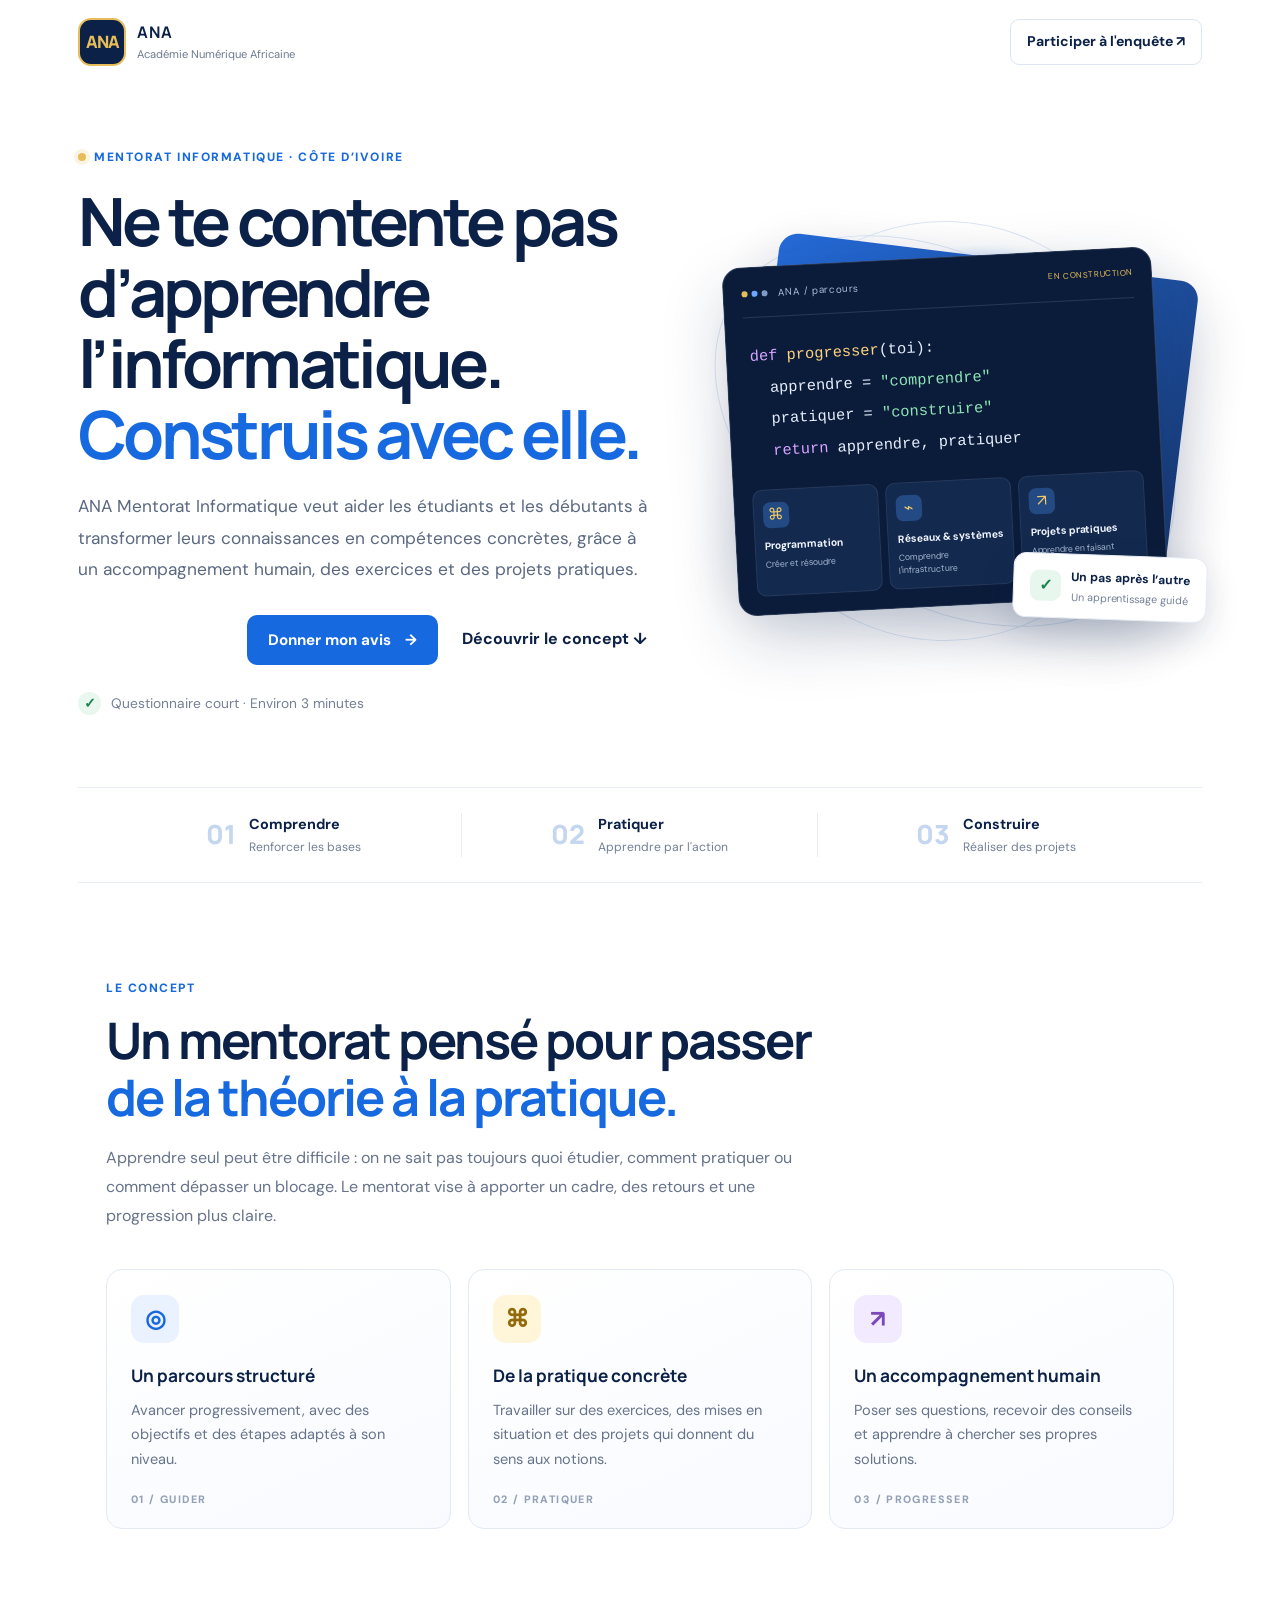
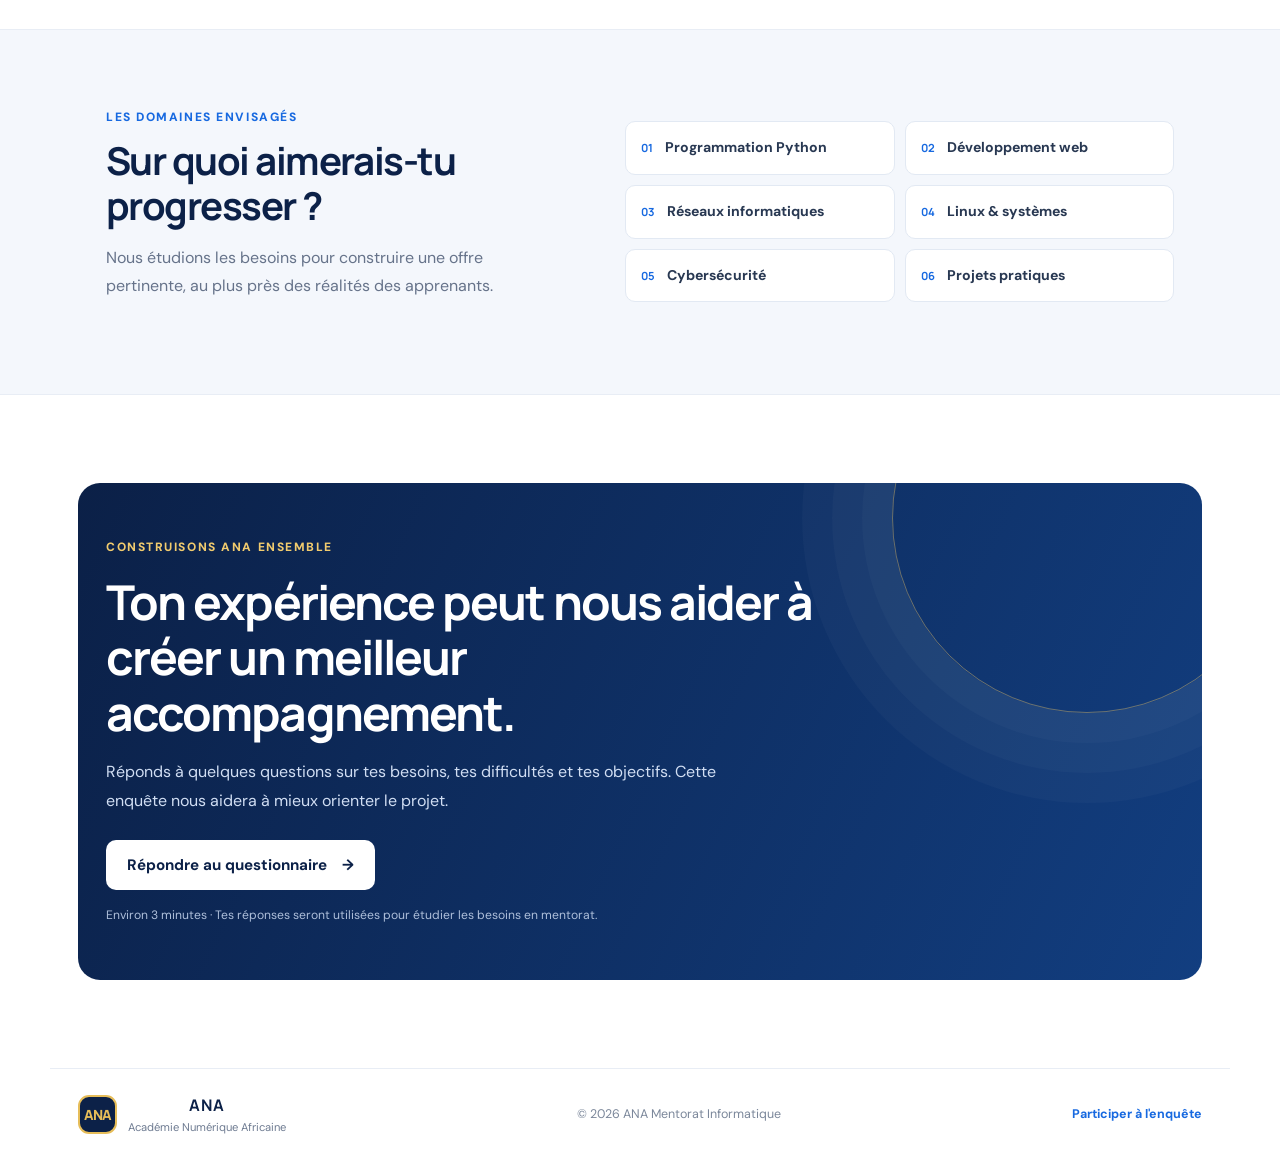
<file: index.html>
<!DOCTYPE html>
<html lang="fr">
<head>
  <meta charset="UTF-8">
  <meta name="viewport" content="width=device-width, initial-scale=1.0">
  <meta name="description" content="Découvrez ANA Mentorat Informatique et participez à notre enquête pour concevoir un accompagnement adapté aux étudiants et débutants.">
  <title>ANA Mentorat Informatique — Apprendre, pratiquer, progresser</title>
  <link rel="stylesheet" href="style.css">
</head>
<body class="landing-page">
  <nav class="landing-nav">
    <a class="brand" href="index.html" aria-label="ANA accueil"><span class="brand-logo">ANA</span><span><strong>ANA</strong><small>Académie Numérique Africaine</small></span></a>
    <a class="nav-cta" href="formulaire.html">Participer à l'enquête <span aria-hidden="true">↗</span></a>
  </nav>

  <main>
    <section class="hero">
      <div class="hero-copy">
        <p class="eyebrow"><span class="eyebrow-dot"></span> Mentorat informatique · Côte d’Ivoire</p>
        <h1>Ne te contente pas d’apprendre l’informatique. <em>Construis avec elle.</em></h1>
        <p class="hero-lead">ANA Mentorat Informatique veut aider les étudiants et les débutants à transformer leurs connaissances en compétences concrètes, grâce à un accompagnement humain, des exercices et des projets pratiques.</p>
        <div class="hero-actions">
          <a class="button button-primary hero-button" href="formulaire.html">Donner mon avis <span aria-hidden="true">→</span></a>
          <a class="text-link" href="#concept">Découvrir le concept <span aria-hidden="true">↓</span></a>
        </div>
        <div class="hero-proof"><span class="proof-icon">✓</span><span>Questionnaire court · Environ 3 minutes</span></div>
      </div>
      <div class="hero-visual" aria-label="Illustration du mentorat informatique">
        <div class="orbit orbit-one"></div><div class="orbit orbit-two"></div>
        <div class="visual-panel panel-back"></div>
        <div class="visual-panel panel-main">
          <div class="panel-top"><span class="window-dots"><i></i><i></i><i></i></span><span>ANA / parcours</span><span class="panel-status">EN CONSTRUCTION</span></div>
          <div class="code-lines"><span class="code-purple">def</span> <span class="code-yellow">progresser</span>(toi):<br>&nbsp;&nbsp;apprendre = <span class="code-green">"comprendre"</span><br>&nbsp;&nbsp;pratiquer = <span class="code-green">"construire"</span><br>&nbsp;&nbsp;<span class="code-purple">return</span> apprendre, pratiquer</div>
          <div class="skill-cards">
            <div><span class="skill-symbol">⌘</span><b>Programmation</b><small>Créer et résoudre</small></div>
            <div><span class="skill-symbol">⌁</span><b>Réseaux & systèmes</b><small>Comprendre l'infrastructure</small></div>
            <div><span class="skill-symbol">↗</span><b>Projets pratiques</b><small>Apprendre en faisant</small></div>
          </div>
        </div>
        <div class="floating-note"><span class="note-check">✓</span><span><b>Un pas après l’autre</b><small>Un apprentissage guidé</small></span></div>
        <div class="visual-glow"></div>
      </div>
    </section>

    <section class="stats-strip" aria-label="Principes du mentorat">
      <div><span class="stat-number">01</span><span><b>Comprendre</b><small>Renforcer les bases</small></span></div>
      <div><span class="stat-number">02</span><span><b>Pratiquer</b><small>Apprendre par l'action</small></span></div>
      <div><span class="stat-number">03</span><span><b>Construire</b><small>Réaliser des projets</small></span></div>
    </section>

    <section id="concept" class="concept-section section-wrap">
      <div class="section-heading">
        <p class="eyebrow">Le concept</p>
        <h2>Un mentorat pensé pour passer <em>de la théorie à la pratique.</em></h2>
        <p>Apprendre seul peut être difficile : on ne sait pas toujours quoi étudier, comment pratiquer ou comment dépasser un blocage. Le mentorat vise à apporter un cadre, des retours et une progression plus claire.</p>
      </div>
      <div class="feature-grid">
        <article class="feature-card"><div class="feature-icon blue-icon">◎</div><h3>Un parcours structuré</h3><p>Avancer progressivement, avec des objectifs et des étapes adaptés à son niveau.</p><span class="feature-number">01 / GUIDER</span></article>
        <article class="feature-card"><div class="feature-icon gold-icon">⌘</div><h3>De la pratique concrète</h3><p>Travailler sur des exercices, des mises en situation et des projets qui donnent du sens aux notions.</p><span class="feature-number">02 / PRATIQUER</span></article>
        <article class="feature-card"><div class="feature-icon purple-icon">↗</div><h3>Un accompagnement humain</h3><p>Poser ses questions, recevoir des conseils et apprendre à chercher ses propres solutions.</p><span class="feature-number">03 / PROGRESSER</span></article>
      </div>
    </section>

    <section class="domains-section">
      <div class="section-wrap domains-inner">
        <div><p class="eyebrow">Les domaines envisagés</p><h2>Sur quoi aimerais-tu progresser ?</h2><p>Nous étudions les besoins pour construire une offre pertinente, au plus près des réalités des apprenants.</p></div>
        <div class="domain-list"><span><i>01</i> Programmation Python</span><span><i>02</i> Développement web</span><span><i>03</i> Réseaux informatiques</span><span><i>04</i> Linux & systèmes</span><span><i>05</i> Cybersécurité</span><span><i>06</i> Projets pratiques</span></div>
      </div>
    </section>

    <section class="survey-cta section-wrap">
      <div class="cta-orb"></div>
      <div class="cta-content"><p class="eyebrow">Construisons ANA ensemble</p><h2>Ton expérience peut nous aider à créer un meilleur accompagnement.</h2><p>Réponds à quelques questions sur tes besoins, tes difficultés et tes objectifs. Cette enquête nous aidera à mieux orienter le projet.</p><a class="button button-light" href="formulaire.html">Répondre au questionnaire <span aria-hidden="true">→</span></a><small>Environ 3 minutes · Tes réponses seront utilisées pour étudier les besoins en mentorat.</small></div>
    </section>
  </main>

  <footer class="landing-footer"><a class="brand footer-brand" href="index.html"><span class="brand-logo">ANA</span><span><strong>ANA</strong><small>Académie Numérique Africaine</small></span></a><span>© <span id="year"></span> ANA Mentorat Informatique</span><a href="formulaire.html">Participer à l'enquête</a></footer>
  <script>document.getElementById('year').textContent = new Date().getFullYear();</script>
</body>
</html>
</file>
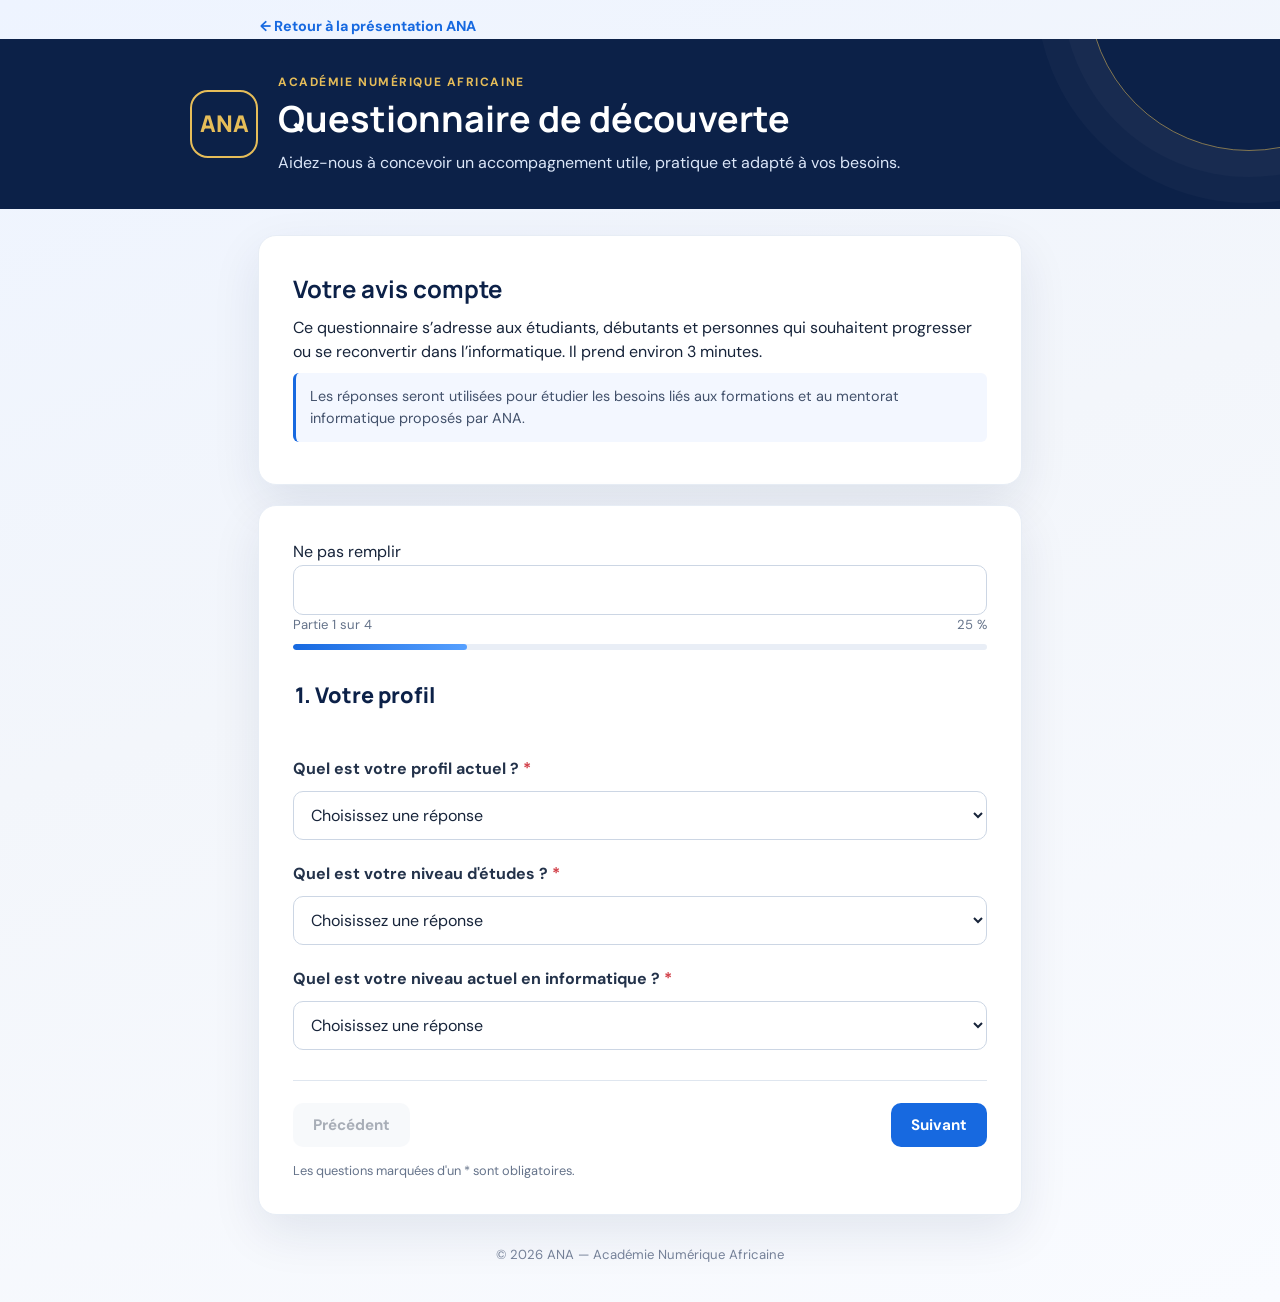
<file: formulaire.html>
<!DOCTYPE html>
<html lang="fr">
<head>
  <meta charset="UTF-8">
  <meta name="viewport" content="width=device-width, initial-scale=1.0">
  <meta name="description" content="Enquête ANA sur les besoins en formation et mentorat informatique.">
  <title>Questionnaire — ANA Mentorat Informatique</title>
  <link rel="stylesheet" href="style.css">
</head>
<body>
  <nav class="form-topnav"><a href="index.html">← Retour à la présentation ANA</a></nav>
  <header class="site-header">
    <div class="brand-mark" aria-hidden="true">ANA</div>
    <div>
      <p class="eyebrow">Académie Numérique Africaine</p>
      <h1>Questionnaire de découverte</h1>
      <p class="subtitle">Aidez-nous à concevoir un accompagnement utile, pratique et adapté à vos besoins.</p>
    </div>
  </header>

  <main class="container">
    <section class="intro card">
      <h2>Votre avis compte</h2>
      <p>Ce questionnaire s’adresse aux étudiants, débutants et personnes qui souhaitent progresser ou se reconvertir dans l’informatique. Il prend environ 3 minutes.</p>
      <p class="privacy-note">Les réponses seront utilisées pour étudier les besoins liés aux formations et au mentorat informatique proposés par ANA.</p>
    </section>

    <form id="survey-form" class="card">
      <div class="anti-spam-field" aria-hidden="true">
        <label for="website">Ne pas remplir</label>
        <input id="website" name="website" type="text" tabindex="-1" autocomplete="off">
      </div>
      <div class="progress-wrap">
        <div class="progress-label"><span id="progress-text">Partie 1 sur 4</span><span id="progress-percent">25 %</span></div>
        <div class="progress-track"><div id="progress-bar"></div></div>
      </div>

      <fieldset class="form-section active" data-section="0">
        <legend>1. Votre profil</legend>
        <label class="field-label" for="profile">Quel est votre profil actuel ? <span>*</span></label>
        <select id="profile" name="Profil actuel" required>
          <option value="">Choisissez une réponse</option>
          <option>Élève ou nouveau bachelier</option><option>Étudiant en informatique</option>
          <option>Étudiant dans un autre domaine</option><option>Professionnel de l'informatique</option>
          <option>Professionnel en reconversion</option><option>Autre</option>
        </select>

        <label class="field-label" for="level">Quel est votre niveau d'études ? <span>*</span></label>
        <select id="level" name="Niveau d'études" required>
          <option value="">Choisissez une réponse</option>
          <option>Secondaire</option><option>Bac+1</option><option>Bac+2</option>
          <option>Bac+3</option><option>Bac+4 ou plus</option><option>Autre</option>
        </select>

        <label class="field-label" for="skill-level">Quel est votre niveau actuel en informatique ? <span>*</span></label>
        <select id="skill-level" name="Niveau en informatique" required>
          <option value="">Choisissez une réponse</option><option>Débutant complet</option>
          <option>Notions de base</option><option>Niveau intermédiaire</option><option>Niveau avancé</option>
        </select>
      </fieldset>

      <fieldset class="form-section" data-section="1">
        <legend>2. Vos difficultés et vos objectifs</legend>
        <p class="field-label">Quelles sont vos principales difficultés ? <span>*</span><small>Plusieurs réponses possibles.</small></p>
        <div class="options">
          <label><input type="checkbox" name="Difficultés" value="Comprendre les cours"> Comprendre les cours</label>
          <label><input type="checkbox" name="Difficultés" value="Pratiquer avec des projets réels"> Pratiquer avec des projets réels</label>
          <label><input type="checkbox" name="Difficultés" value="Apprendre à programmer"> Apprendre à programmer</label>
          <label><input type="checkbox" name="Difficultés" value="Comprendre les réseaux et systèmes"> Comprendre les réseaux et systèmes</label>
          <label><input type="checkbox" name="Difficultés" value="Trouver des ressources de qualité"> Trouver des ressources de qualité</label>
          <label><input type="checkbox" name="Difficultés" value="Préparer une certification"> Préparer une certification</label>
          <label><input type="checkbox" name="Difficultés" value="Trouver un stage ou un emploi"> Trouver un stage ou un emploi</label>
          <label><input type="checkbox" name="Difficultés" value="Rester motivé et organisé"> Rester motivé et organisé</label>
        </div>

        <p class="field-label">Dans quels domaines souhaitez-vous progresser ? <span>*</span><small>Plusieurs réponses possibles.</small></p>
        <div class="options">
          <label><input type="checkbox" name="Domaines souhaités" value="Programmation Python"> Programmation Python</label>
          <label><input type="checkbox" name="Domaines souhaités" value="Développement web"> Développement web</label>
          <label><input type="checkbox" name="Domaines souhaités" value="Réseaux informatiques"> Réseaux informatiques</label>
          <label><input type="checkbox" name="Domaines souhaités" value="Systèmes Linux et administration"> Systèmes Linux et administration</label>
          <label><input type="checkbox" name="Domaines souhaités" value="Cybersécurité"> Cybersécurité</label>
          <label><input type="checkbox" name="Domaines souhaités" value="Intelligence artificielle"> Intelligence artificielle</label>
          <label><input type="checkbox" name="Domaines souhaités" value="Bases de données"> Bases de données</label>
          <label><input type="checkbox" name="Domaines souhaités" value="Autre"> Autre</label>
        </div>

        <label class="field-label" for="goal">Quel est votre principal objectif ? <span>*</span></label>
        <select id="goal" name="Objectif principal" required>
          <option value="">Choisissez une réponse</option><option>Réussir mes études</option>
          <option>Développer des compétences pratiques</option><option>Réaliser des projets</option>
          <option>Obtenir une certification</option><option>Trouver un stage ou un emploi</option>
          <option>Me reconvertir dans l'informatique</option><option>Créer mon entreprise</option>
        </select>
      </fieldset>

      <fieldset class="form-section" data-section="2">
        <legend>3. Votre façon d'apprendre</legend>
        <p class="field-label">Comment apprenez-vous actuellement l'informatique ? <small>Plusieurs réponses possibles.</small></p>
        <div class="options">
          <label><input type="checkbox" name="Méthodes actuelles" value="Cours à l'école ou à l'université"> Cours à l'école ou à l'université</label>
          <label><input type="checkbox" name="Méthodes actuelles" value="Tutoriels YouTube"> Tutoriels YouTube</label>
          <label><input type="checkbox" name="Méthodes actuelles" value="Formations en ligne"> Formations en ligne</label>
          <label><input type="checkbox" name="Méthodes actuelles" value="Livres et documentation"> Livres et documentation</label>
          <label><input type="checkbox" name="Méthodes actuelles" value="Groupes WhatsApp ou communautés"> Groupes WhatsApp ou communautés</label>
          <label><input type="checkbox" name="Méthodes actuelles" value="Avec un mentor"> Avec un mentor</label>
        </div>

        <p class="field-label">Qu'est-ce qui vous aiderait le plus à progresser ? <small>Plusieurs réponses possibles.</small></p>
        <div class="options">
          <label><input type="checkbox" name="Aides souhaitées" value="Un mentor disponible"> Un mentor disponible pour répondre à mes questions</label>
          <label><input type="checkbox" name="Aides souhaitées" value="Des exercices corrigés"> Des exercices corrigés</label>
          <label><input type="checkbox" name="Aides souhaitées" value="Des projets pratiques guidés"> Des projets pratiques guidés</label>
          <label><input type="checkbox" name="Aides souhaitées" value="Des séances de groupe"> Des séances de groupe</label>
          <label><input type="checkbox" name="Aides souhaitées" value="Un parcours structuré"> Un parcours d'apprentissage structuré</label>
          <label><input type="checkbox" name="Aides souhaitées" value="Aide pour trouver un stage ou emploi"> Un accompagnement pour trouver un stage ou un emploi</label>
        </div>

        <label class="field-label" for="format">Quel format préférez-vous ? <span>*</span></label>
        <select id="format" name="Format préféré" required>
          <option value="">Choisissez une réponse</option><option>En ligne</option>
          <option>En présentiel</option><option>Hybride</option><option>Peu importe</option>
        </select>

        <label class="field-label" for="frequency">Quel rythme d'accompagnement vous conviendrait ?</label>
        <select id="frequency" name="Rythme souhaité">
          <option value="">Choisissez une réponse</option><option>Quelques séances par mois</option>
          <option>1 séance par semaine</option><option>2 séances par semaine</option>
          <option>Accompagnement régulier avec exercices et suivi</option>
        </select>
      </fieldset>

      <fieldset class="form-section" data-section="3">
        <legend>4. Votre intérêt pour ANA</legend>
        <label class="field-label" for="interest">Seriez-vous intéressé(e) par un programme de mentorat informatique ? <span>*</span></label>
        <select id="interest" name="Intérêt pour le mentorat" required>
          <option value="">Choisissez une réponse</option><option>Très intéressé(e)</option>
          <option>Plutôt intéressé(e)</option><option>Pas encore sûr(e)</option>
          <option>Peu intéressé(e)</option><option>Pas intéressé(e)</option>
        </select>

        <label class="field-label" for="budget">Quel serait votre budget mensuel pour un mentorat informatique ? <span>*</span></label>
        <select id="budget" name="Budget mensuel" required>
          <option value="">Choisissez une réponse</option><option>Moins de 10 000 FCFA</option>
          <option>10 000 à 24 999 FCFA</option><option>25 000 à 49 999 FCFA</option>
          <option>50 000 à 100 000 FCFA</option><option>Plus de 100 000 FCFA</option>
          <option>Je ne peux pas payer actuellement</option>
        </select>

        <label class="field-label" for="bootcamp">Seriez-vous intéressé(e) par un bootcamp intensif avec des projets pratiques ?</label>
        <select id="bootcamp" name="Intérêt pour un bootcamp">
          <option value="">Choisissez une réponse</option><option>Oui</option><option>Non</option><option>Peut-être</option>
        </select>

        <label class="field-label" for="challenge">Quelle difficulté aimeriez-vous résoudre grâce à un mentorat ?</label>
        <textarea id="challenge" name="Difficulté à résoudre" rows="4" placeholder="Votre réponse (facultatif)"></textarea>

        <label class="field-label" for="phone-required">Votre numéro WhatsApp <span>*</span><small>Indiquez l'indicatif de votre pays, par exemple +225. Ce numéro sera utilisé pour l'étude des besoins et ne sera pas publié.</small></label>
        <input type="tel" name="whatsapp" pattern="[\d\+\s\-]{8,25}" minlength="8" maxlength="25" required placeholder="+225 07 58 66 27 35" title="Entrez un numéro de téléphone valide avec l'indicatif du pays.">

        <label class="consent required-consent"><input type="checkbox" id="data-consent" name="Consentement collecte WhatsApp" value="J'accepte" required> J'accepte que mon numéro WhatsApp soit collecté par ANA pour cette enquête. Il sera conservé de manière confidentielle et ne sera pas partagé publiquement. <span>*</span></label>

        <label class="field-label" for="contact">Souhaitez-vous être contacté(e) au lancement d'ANA ? <span>*</span></label>
        <select id="contact" name="Souhaite être contacté" required>
          <option value="">Choisissez une réponse</option><option>Oui</option><option>Non</option>
        </select>

        <div id="contact-fields" class="contact-fields hidden">
          <label class="field-label" for="name">Votre nom (facultatif)</label>
          <input id="name" name="Nom" autocomplete="name" placeholder="Nom ou prénom">
          <label class="field-label" for="email">Votre adresse e-mail (facultatif)</label>
          <input id="email" name="E-mail" type="email" autocomplete="email" placeholder="vous@exemple.com">
          <label class="field-label" for="contact-phone">Autre numéro WhatsApp de contact (facultatif)</label>
          <input id="contact-phone" name="Téléphone de contact supplémentaire" type="tel" placeholder="+225 ...">
        </div>
        <label class="consent"><input type="checkbox" id="consent" name="Consentement de contact" value="Oui"> J'accepte qu'ANA utilise mes coordonnées uniquement pour me recontacter au sujet de ses activités.</label>
      </fieldset>

      <div id="error-message" class="message error hidden" role="alert"></div>
      <div id="success-message" class="message success hidden" role="status">
        <h2>Merci pour votre participation !</h2>
        <p>Votre réponse a été envoyée. Votre contribution aidera ANA à mieux comprendre les besoins en formation informatique.</p>
      </div>

      <div class="form-actions" id="form-actions">
        <button type="button" class="button button-secondary" id="prev-btn" disabled>Précédent</button>
        <button type="button" class="button button-primary" id="next-btn">Suivant</button>
        <button type="submit" class="button button-primary hidden" id="submit-btn">Envoyer mes réponses</button>
      </div>
      <p class="required-note">Les questions marquées d'un * sont obligatoires.</p>
    </form>
    <footer>© <span id="year"></span> ANA — Académie Numérique Africaine</footer>
  </main>
  <script src="script.js"></script>
</body>
</html>
</file>
<file: style.css>
@import url('https://fonts.googleapis.com/css2?family=DM+Sans:wght@400;500;600;700&family=Manrope:wght@500;600;700;800&display=swap');
:root{--navy:#0c2148;--blue:#1769e0;--blue-dark:#0c4db3;--gold:#e6bd59;--ink:#17243a;--muted:#65738a;--line:#dfe6ef;--bg:#f3f6fb;--white:#fff;--shadow:0 18px 50px rgba(14,36,75,.09)}
*{box-sizing:border-box}body{margin:0;background:linear-gradient(160deg,#eef4ff 0%,var(--bg) 45%,#f9fbff 100%);color:var(--ink);font-family:'DM Sans',sans-serif;line-height:1.55}.site-header{position:relative;overflow:hidden;background:var(--navy);color:white;padding:34px max(22px,calc((100% - 900px)/2));display:flex;gap:20px;align-items:center}.site-header:after{content:"";position:absolute;width:320px;height:320px;border:1px solid rgba(230,189,89,.55);border-radius:50%;right:-130px;top:-210px;box-shadow:0 0 0 26px rgba(255,255,255,.025),0 0 0 52px rgba(255,255,255,.025)}.brand-mark{z-index:1;flex:0 0 68px;height:68px;border:2px solid var(--gold);border-radius:18px;display:grid;place-items:center;color:var(--gold);font-family:Manrope,sans-serif;font-weight:800;font-size:23px}.site-header>div:last-child{z-index:1}.eyebrow{color:var(--gold);font-size:.75rem;font-weight:700;letter-spacing:.13em;text-transform:uppercase;margin:0 0 6px}.site-header h1{font-family:Manrope,sans-serif;font-size:clamp(1.5rem,4vw,2.25rem);line-height:1.2;margin:0 0 10px;max-width:680px}.subtitle{color:#dbe6f8;margin:0;max-width:650px}.container{max-width:800px;padding:26px 18px 36px;margin:auto}.card{background:var(--white);border:1px solid #e7edf5;border-radius:18px;padding:clamp(20px,4vw,34px);box-shadow:var(--shadow);margin-bottom:20px}.intro h2{font-family:Manrope,sans-serif;margin:0 0 8px;color:var(--navy)}.intro p{margin:8px 0}.privacy-note{padding:12px 14px;background:#f3f7ff;border-left:3px solid var(--blue);border-radius:6px;color:#42516b;font-size:.9rem}.progress-wrap{margin-bottom:28px}.progress-label{display:flex;justify-content:space-between;font-size:.82rem;color:var(--muted);margin-bottom:8px}.progress-track{height:6px;background:#e9eef6;border-radius:99px;overflow:hidden}.progress-track div{height:100%;width:25%;background:linear-gradient(90deg,var(--blue),#56a0ff);border-radius:99px;transition:width .2s}.form-section{display:none;border:0;padding:0;margin:0;min-width:0}.form-section.active{display:block;animation:appear .22s ease}@keyframes appear{from{opacity:.4;transform:translateY(4px)}to{opacity:1;transform:translateY(0)}}legend{font-family:Manrope,sans-serif;color:var(--navy);font-size:1.35rem;font-weight:800;margin-bottom:24px}.field-label{display:block;font-weight:700;margin:22px 0 9px;color:#23324a}.field-label span{color:#d13c45}.field-label small{display:block;color:var(--muted);font-size:.82rem;font-weight:400;margin-top:2px}select,input[type=text],input[type=email],input[type=tel],textarea{width:100%;font:inherit;color:var(--ink);background:#fff;border:1px solid #ccd6e4;border-radius:10px;padding:12px 13px;outline:none;transition:border .15s,box-shadow .15s}select:focus,input:focus,textarea:focus{border-color:var(--blue);box-shadow:0 0 0 3px rgba(23,105,224,.12)}textarea{resize:vertical}.options{display:grid;grid-template-columns:repeat(2,minmax(0,1fr));gap:10px}.options label{display:flex;align-items:flex-start;gap:10px;padding:12px;border:1px solid var(--line);border-radius:10px;background:#fbfcfe;cursor:pointer;font-size:.93rem}.options label:has(input:checked){border-color:#80aef1;background:#f0f6ff}.options input,.consent input{accent-color:var(--blue);width:17px;height:17px;flex:0 0 auto;margin:3px 0 0}.contact-fields{margin-top:16px;padding:16px;background:#f8faff;border-radius:12px}.contact-fields .field-label:first-child{margin-top:0}.consent{display:flex;gap:10px;align-items:flex-start;margin-top:22px;font-size:.88rem;color:#4c5a70}.form-actions{display:flex;justify-content:space-between;gap:12px;margin-top:30px;padding-top:22px;border-top:1px solid var(--line)}.button{border:0;border-radius:10px;padding:12px 20px;font:700 .95rem 'DM Sans',sans-serif;cursor:pointer;transition:transform .12s,background .12s}.button:active{transform:scale(.98)}.button:disabled{opacity:.4;cursor:not-allowed}.button-primary{background:var(--blue);color:white;margin-left:auto}.button-primary:hover{background:var(--blue-dark)}.button-secondary{background:#edf1f7;color:#27364d}.required-note{font-size:.8rem;color:var(--muted);margin:14px 0 0}.message{padding:14px 16px;border-radius:10px;margin-top:20px}.error{background:#fff0f0;color:#9e232b;border:1px solid #f2caca}.success{background:#effaf3;color:#17643a;border:1px solid #bfe7ce}.success h2{margin:0 0 5px;font-family:Manrope,sans-serif}.success p{margin:0}.hidden{display:none!important}footer{text-align:center;color:#758198;font-size:.82rem;padding:10px 0 0}
@media(max-width:560px){.site-header{align-items:flex-start;padding:26px 20px;gap:14px}.brand-mark{flex-basis:52px;height:52px;border-radius:14px;font-size:18px}.options{grid-template-columns:1fr}.card{border-radius:14px}.form-actions .button{padding:12px 14px}.site-header h1{font-size:1.45rem}}


/* Navigation vers le formulaire */
.form-topnav{max-width:800px;margin:0 auto;padding:14px 20px 0}
.form-topnav a{color:var(--blue);font-weight:700;font-size:.9rem;text-decoration:none}
.form-topnav a:hover{text-decoration:underline}
.required-consent{padding:13px 14px;border:1px solid #dce5f2;background:#f8faff;border-radius:10px}
.required-consent span{color:#d13c45;font-weight:700}

/* Landing page ANA */
.landing-page{background:#fff;color:#14213a}
.landing-nav{max-width:1180px;margin:auto;padding:18px 28px;display:flex;align-items:center;justify-content:space-between;gap:20px}
.brand{display:inline-flex;align-items:center;gap:11px;color:var(--navy);text-decoration:none}
.brand-logo{display:grid;place-items:center;width:48px;height:48px;border:2px solid var(--gold);border-radius:13px;background:var(--navy);color:var(--gold);font-family:Manrope,sans-serif;font-weight:800;font-size:17px;letter-spacing:-1px}
.brand strong{display:block;font-family:Manrope,sans-serif;font-size:1rem;letter-spacing:.05em}
.brand small{display:block;font-size:.7rem;color:#6e7b91;margin-top:1px}
.nav-cta{padding:11px 16px;border:1px solid #dce5f2;border-radius:9px;text-decoration:none;color:var(--navy);font-weight:700;font-size:.88rem}
.nav-cta:hover{border-color:var(--blue);color:var(--blue)}
.hero{max-width:1180px;margin:auto;padding:64px 28px 72px;display:grid;grid-template-columns:1.05fr .95fr;align-items:center;gap:40px;min-height:590px}
.hero-copy{position:relative;z-index:2}
.hero .eyebrow,.section-heading .eyebrow,.domains-inner .eyebrow,.cta-content .eyebrow{display:flex;align-items:center;gap:8px;color:var(--blue);font-size:.75rem;letter-spacing:.13em;font-weight:800;text-transform:uppercase;margin:0 0 18px}
.eyebrow-dot{width:8px;height:8px;border-radius:50%;background:var(--gold);box-shadow:0 0 0 4px rgba(230,189,89,.17)}
.hero h1{font-family:Manrope,sans-serif;font-size:clamp(2.5rem,5.2vw,4.45rem);line-height:1.07;letter-spacing:-.055em;color:var(--navy);margin:0;max-width:650px}
.hero h1 em,.section-heading h2 em{font-style:normal;color:var(--blue)}
.hero-lead{font-size:1.08rem;line-height:1.8;color:#5a6880;max-width:570px;margin:22px 0 0}
.hero-actions{display:flex;align-items:center;gap:24px;flex-wrap:wrap;margin-top:30px}
.hero-button{display:inline-flex;align-items:center;gap:14px;padding:15px 21px;text-decoration:none}
.text-link{font-weight:700;color:var(--navy);text-decoration:none}
.text-link:hover{color:var(--blue)}
.hero-proof{display:flex;align-items:center;gap:10px;margin-top:27px;color:#748096;font-size:.86rem}
.proof-icon{display:grid;place-items:center;width:23px;height:23px;border-radius:50%;background:#e9f7ef;color:#17834d;font-weight:800}
.hero-visual{position:relative;min-height:450px;display:grid;place-items:center;isolation:isolate}
.visual-glow{position:absolute;z-index:-2;width:330px;height:330px;background:#dfeaff;filter:blur(5px);border-radius:50%;right:10%;top:10%}
.orbit{position:absolute;border:1px solid #dce6f5;border-radius:50%;z-index:-1}
.orbit-one{width:420px;height:420px;transform:rotate(-20deg)}
.orbit-two{width:500px;height:340px;transform:rotate(32deg)}
.visual-panel{border-radius:19px;box-shadow:0 24px 65px rgba(15,39,83,.2)}
.panel-back{position:absolute;width:82%;height:75%;background:linear-gradient(135deg,#1d65d8,#0d2c61);transform:rotate(7deg);right:4%;top:11%;opacity:.96}
.panel-main{position:relative;width:min(100%,430px);background:#0b1c3b;color:#dce8ff;padding:18px;transform:rotate(-3deg);border:1px solid rgba(255,255,255,.14)}
.panel-top{display:flex;align-items:center;gap:10px;padding-bottom:16px;border-bottom:1px solid rgba(255,255,255,.12);font-size:.62rem;color:#a9bad7;letter-spacing:.06em}
.window-dots{display:flex;gap:4px}.window-dots i{display:block;width:6px;height:6px;border-radius:50%;background:#7f9ac5}.window-dots i:first-child{background:#e6bd59}.window-dots i:nth-child(2){background:#6ba7ff}
.panel-status{margin-left:auto;color:#e6bd59;font-size:.52rem}
.code-lines{font-family:monospace;font-size:clamp(.78rem,1.5vw,.96rem);line-height:2.05;padding:24px 5px 22px;color:#e6edf9}
.code-purple{color:#d6a4ff}.code-yellow{color:#ffd37d}.code-green{color:#8ee4b4}
.skill-cards{display:grid;grid-template-columns:repeat(3,1fr);gap:7px}
.skill-cards>div{padding:12px 9px;background:#14294e;border:1px solid rgba(255,255,255,.08);border-radius:10px;min-width:0}
.skill-symbol{display:grid;place-items:center;width:26px;height:26px;border-radius:7px;background:#244a83;color:#f2ca69;margin-bottom:10px}
.skill-cards b,.skill-cards small{display:block}.skill-cards b{font-size:.65rem;color:#f0f5ff}.skill-cards small{font-size:.55rem;color:#a4b6d2;margin-top:4px;line-height:1.4}
.floating-note{position:absolute;z-index:3;bottom:8%;right:-1%;display:flex;align-items:center;gap:10px;padding:13px 16px;background:#fff;border:1px solid #e6ebf3;border-radius:13px;box-shadow:0 14px 35px rgba(12,33,72,.14);transform:rotate(2deg)}
.note-check{display:grid;place-items:center;width:31px;height:31px;background:#e8f7ee;color:#18834e;border-radius:9px;font-weight:800}
.floating-note b,.floating-note small{display:block}.floating-note b{font-size:.76rem;color:var(--navy)}.floating-note small{font-size:.67rem;color:#748096;margin-top:2px}
.stats-strip{display:grid;grid-template-columns:repeat(3,1fr);max-width:1124px;margin:0 auto;padding:25px 28px;border-top:1px solid #e8edf5;border-bottom:1px solid #e8edf5}
.stats-strip>div{display:flex;align-items:center;justify-content:center;gap:13px;border-right:1px solid #e8edf5}.stats-strip>div:last-child{border:0}
.stat-number{font-family:Manrope,sans-serif;font-size:1.65rem;font-weight:800;color:#c5d6f1}
.stats-strip b,.stats-strip small{display:block}.stats-strip b{font-size:.9rem;color:var(--navy)}.stats-strip small{font-size:.76rem;color:#748096;margin-top:3px}
.section-wrap{max-width:1124px;margin:auto;padding-left:28px;padding-right:28px}
.concept-section{padding-top:96px;padding-bottom:100px}
.section-heading{max-width:740px;margin-bottom:38px}
.section-heading .eyebrow{margin-bottom:13px}
.section-heading h2,.domains-inner h2,.cta-content h2{font-family:Manrope,sans-serif;font-size:clamp(2rem,4vw,3.15rem);letter-spacing:-.04em;line-height:1.15;color:var(--navy);margin:0}
.section-heading>p:last-child{font-size:1rem;line-height:1.8;color:#66738a;max-width:690px;margin:18px 0 0}
.feature-grid{display:grid;grid-template-columns:repeat(3,1fr);gap:17px}
.feature-card{position:relative;min-height:260px;padding:25px 24px 22px;border:1px solid #e3eaf4;border-radius:16px;background:linear-gradient(155deg,#fff,#f8faff)}
.feature-icon{width:48px;height:48px;display:grid;place-items:center;border-radius:13px;font-size:1.5rem;font-weight:700}
.blue-icon{background:#eaf2ff;color:#1769e0}.gold-icon{background:#fff5d9;color:#936a0a}.purple-icon{background:#f2eaff;color:#7b49bb}
.feature-card h3{font-family:Manrope,sans-serif;color:var(--navy);font-size:1.08rem;margin:20px 0 9px}
.feature-card p{color:#66738a;line-height:1.7;font-size:.91rem;margin:0 0 28px}
.feature-number{position:absolute;bottom:20px;left:24px;font-size:.67rem;letter-spacing:.13em;font-weight:800;color:#93a0b5}
.domains-section{background:#f4f7fc;border-top:1px solid #e8edf5;border-bottom:1px solid #e8edf5}
.domains-inner{display:grid;grid-template-columns:.9fr 1.1fr;gap:70px;align-items:center;padding-top:78px;padding-bottom:78px}
.domains-inner .eyebrow{margin-bottom:13px}
.domains-inner h2{font-size:clamp(1.8rem,3vw,2.5rem)}
.domains-inner>div:first-child>p:last-child{color:#66738a;line-height:1.75}
.domain-list{display:grid;grid-template-columns:repeat(2,minmax(0,1fr));gap:10px}
.domain-list span{display:flex;align-items:center;gap:12px;padding:15px;background:white;border:1px solid #e2e9f3;border-radius:10px;font-weight:700;color:#283852;font-size:.88rem}
.domain-list i{font-style:normal;color:var(--blue);font-family:Manrope,sans-serif;font-size:.7rem}
.survey-cta{position:relative;overflow:hidden;margin-top:88px;margin-bottom:88px;padding-top:55px;padding-bottom:55px;border-radius:22px;background:linear-gradient(115deg,#0b2047,#123e80);color:white}
.cta-content{position:relative;z-index:1;max-width:710px}
.cta-content .eyebrow{color:#f1cb6e}
.cta-content h2{color:white;font-size:clamp(2rem,4vw,3rem)}
.cta-content>p:not(.eyebrow){max-width:650px;color:#d1def3;line-height:1.8;margin:18px 0 25px}
.button-light{display:inline-flex;align-items:center;gap:15px;background:#fff;color:var(--navy);padding:15px 21px;text-decoration:none}
.button-light:hover{background:#fff5d9}
.cta-content>small{display:block;color:#aebfda;font-size:.76rem;margin-top:16px}
.cta-orb{position:absolute;right:-80px;top:-160px;width:390px;height:390px;border:1px solid rgba(235,199,105,.42);border-radius:50%;box-shadow:0 0 0 30px rgba(255,255,255,.025),0 0 0 60px rgba(255,255,255,.025),0 0 0 90px rgba(255,255,255,.025)}
.landing-footer{max-width:1180px;margin:auto;padding:24px 28px 30px;border-top:1px solid #e8edf5;display:flex;align-items:center;justify-content:space-between;gap:20px;color:#7b879a;font-size:.78rem}
.landing-footer>a:last-child{color:var(--blue);text-decoration:none;font-weight:700}
.footer-brand .brand-logo{width:39px;height:39px;border-radius:11px;font-size:14px}
@media(max-width:850px){.hero{grid-template-columns:1fr;padding-top:48px;gap:20px}.hero-copy{max-width:700px}.hero-visual{min-height:420px}.domains-inner{grid-template-columns:1fr;gap:28px}.feature-grid{gap:12px}.feature-card{padding:20px 17px}.feature-number{left:17px}.survey-cta{margin-top:55px;margin-bottom:55px}}
@media(max-width:600px){.landing-nav{padding:14px 17px}.brand-logo{width:42px;height:42px}.brand small{font-size:.61rem}.nav-cta{font-size:.74rem;padding:9px 10px}.hero{padding:43px 20px 44px;min-height:auto}.hero h1{font-size:2.55rem}.hero-lead{font-size:.97rem}.hero-visual{min-height:360px;margin:0 -5px}.orbit-one{width:320px;height:320px}.orbit-two{width:360px;height:260px}.panel-main{width:94%;padding:13px}.panel-back{width:80%;height:72%;right:3%}.skill-cards b{font-size:.57rem}.skill-cards small{font-size:.5rem}.floating-note{right:-1%;bottom:3%;padding:10px}.stats-strip{padding:19px 12px}.stats-strip>div{gap:7px;justify-content:flex-start;padding:0 7px}.stat-number{font-size:1.2rem}.stats-strip b{font-size:.73rem}.stats-strip small{font-size:.62rem}.section-wrap{padding-left:20px;padding-right:20px}.concept-section{padding-top:65px;padding-bottom:65px}.feature-grid{grid-template-columns:1fr}.feature-card{min-height:220px;padding:22px}.feature-number{left:22px}.domains-inner{padding-top:55px;padding-bottom:55px}.domain-list{gap:8px}.domain-list span{padding:12px 10px;font-size:.76rem;gap:8px}.survey-cta{padding-top:35px;padding-bottom:35px;border-radius:16px}.landing-footer{padding:20px;flex-wrap:wrap}.landing-footer>span{order:3;width:100%}}
</file>
